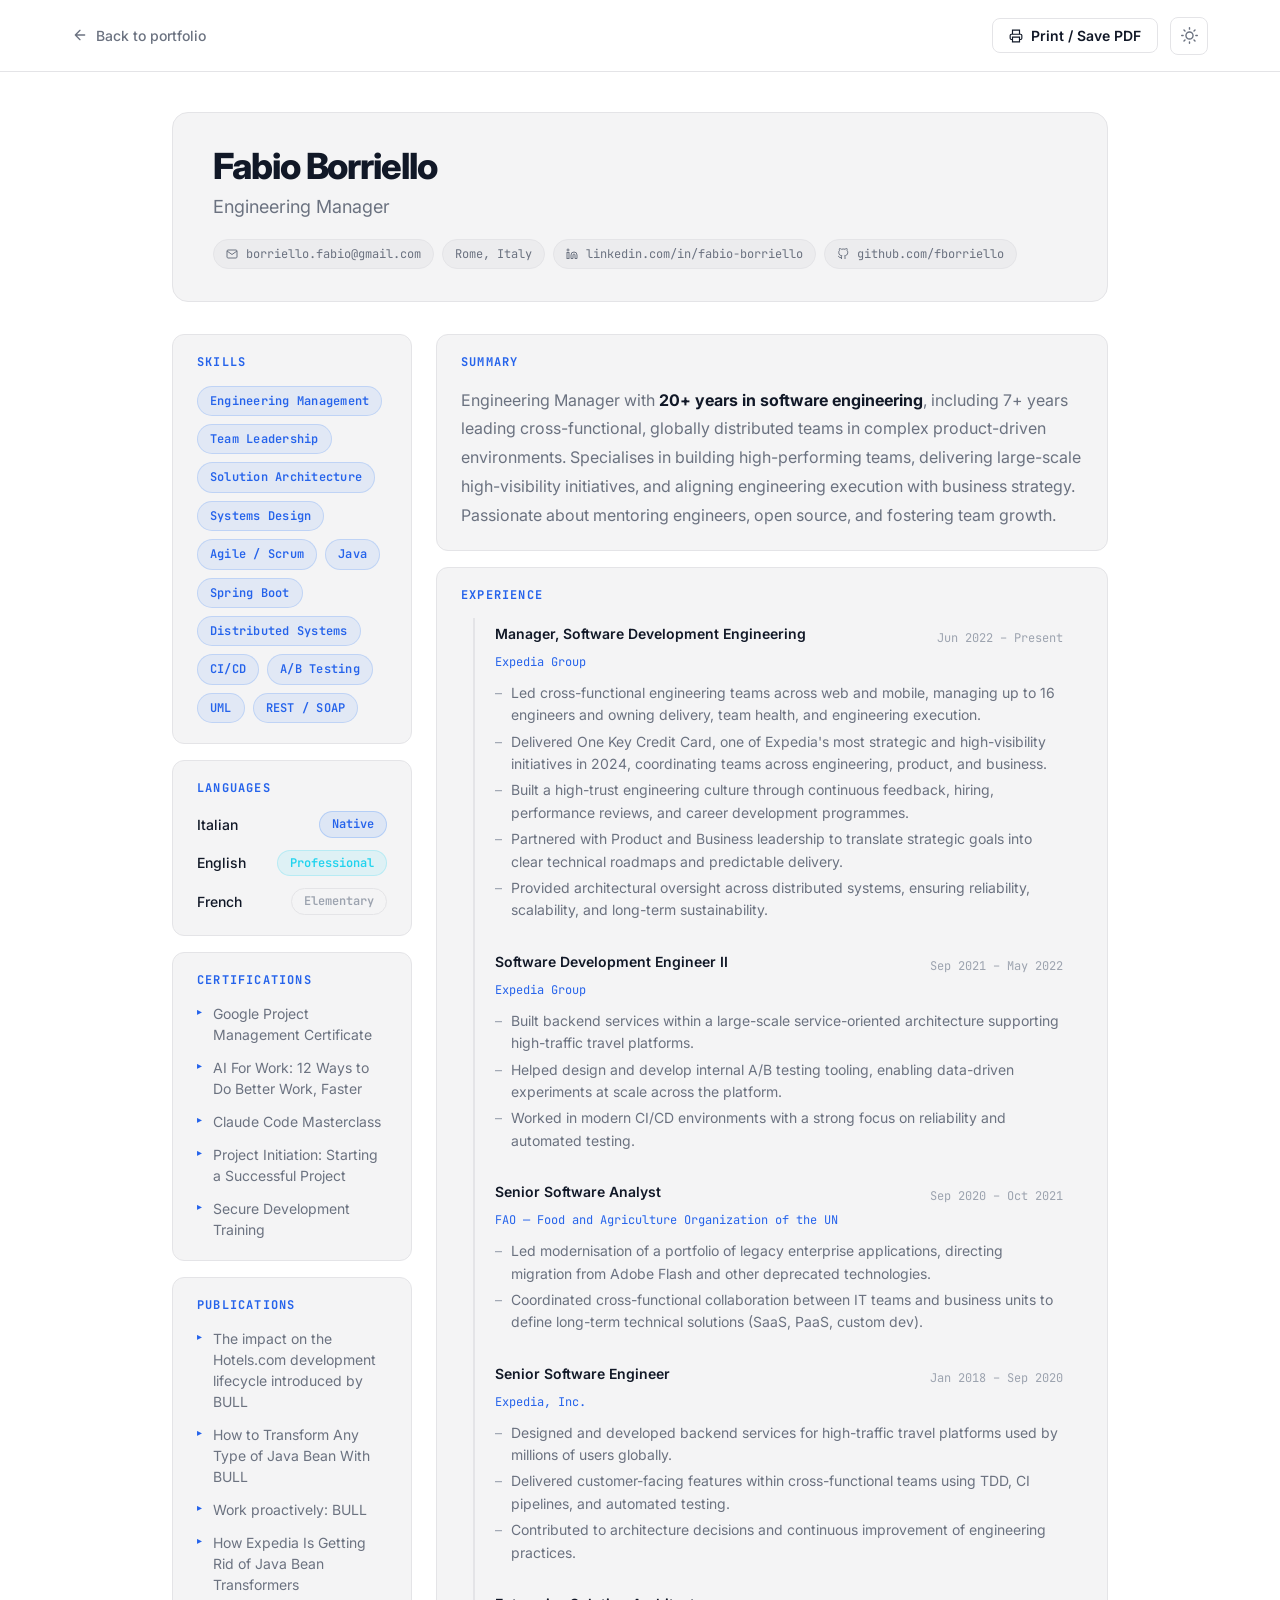
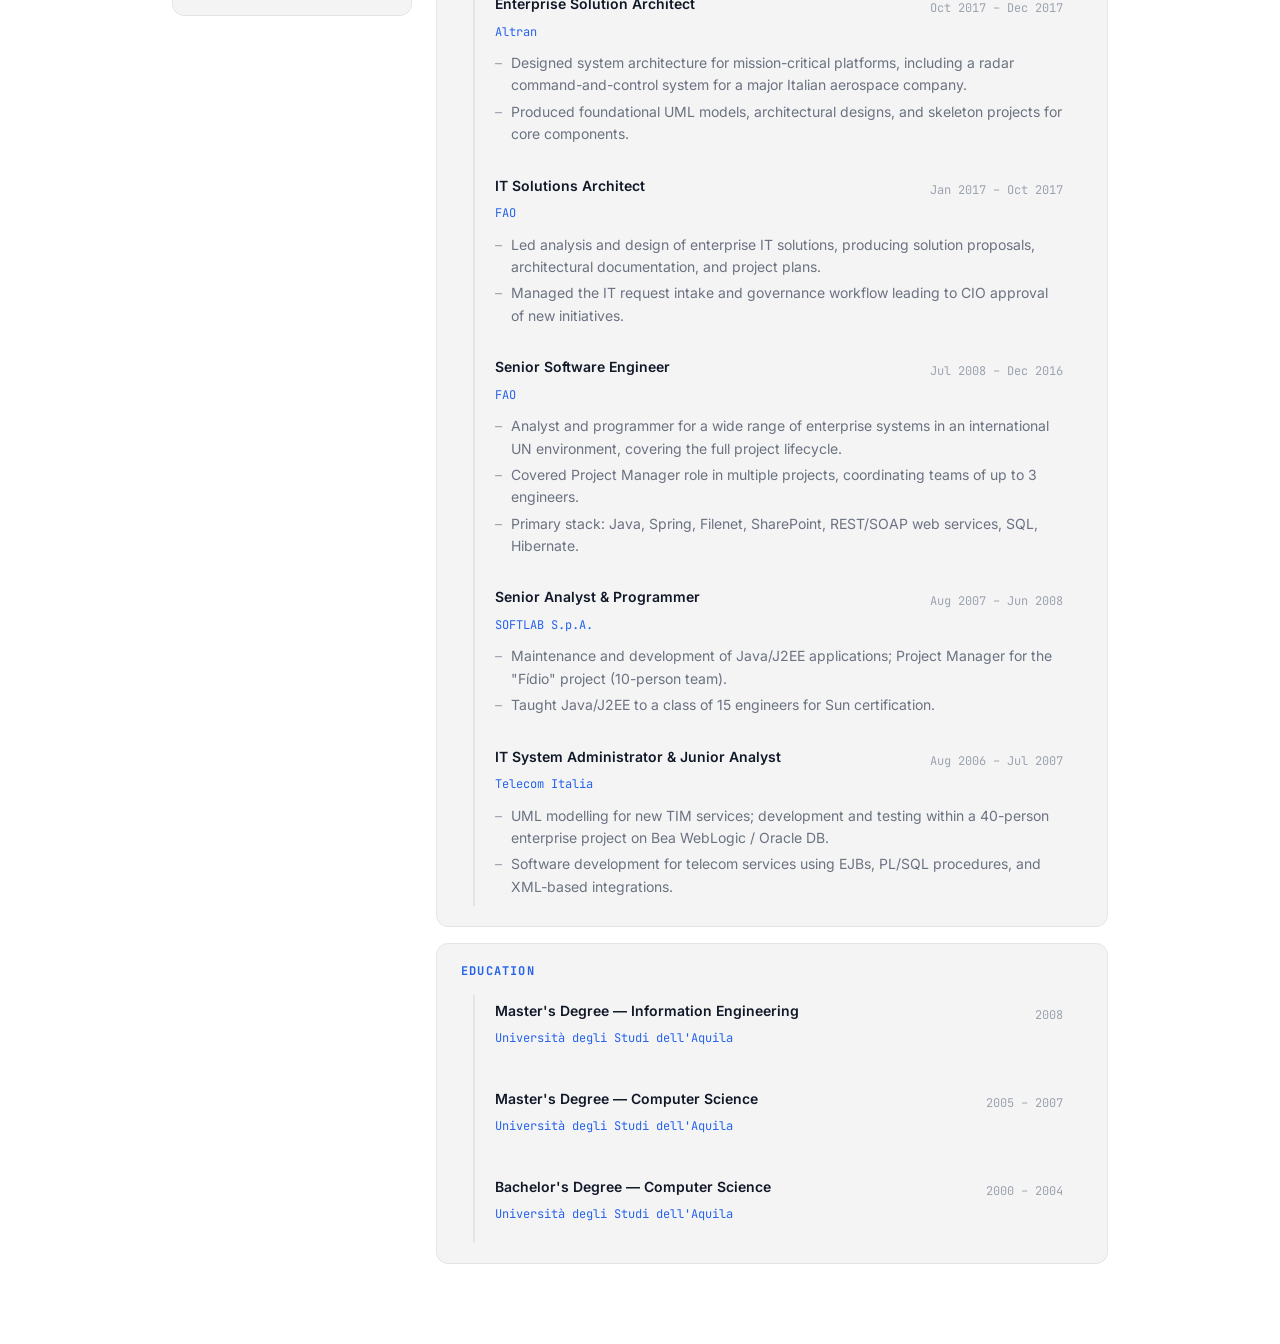
<file: cv.html>
<!DOCTYPE html>
<html lang="en" data-theme="dark">
<head>
  <meta charset="UTF-8" />
  <meta name="viewport" content="width=device-width, initial-scale=1.0" />
  <title>Fabio Borriello — CV</title>
  <meta name="robots" content="noindex, nofollow" />

  <!-- Anti-FOUC: apply theme before CSS renders -->
  <script>
    (function () {
      var s = localStorage.getItem('theme');
      var p = window.matchMedia('(prefers-color-scheme: light)').matches ? 'light' : 'dark';
      document.documentElement.setAttribute('data-theme', s || p);
    })();
  </script>

  <link rel="stylesheet" href="css/main.css" />
  <link rel="stylesheet" href="css/cv.css" />
</head>
<body>

  <!-- ── Top bar ─────────────────────────────────────────── -->
  <header class="cv-topbar no-print">
    <div class="container cv-topbar__inner">
      <a href="index.html" class="cv-topbar__back">
        <svg width="16" height="16" viewBox="0 0 24 24" fill="none" stroke="currentColor" stroke-width="2" stroke-linecap="round" stroke-linejoin="round"><path d="M19 12H5M12 19l-7-7 7-7"/></svg>
        Back to portfolio
      </a>
      <div class="cv-topbar__actions">
        <button class="btn btn--outline btn--sm" onclick="window.print()">
          <svg width="14" height="14" viewBox="0 0 24 24" fill="none" stroke="currentColor" stroke-width="2"><path d="M6 9V2h12v7M6 18H4a2 2 0 01-2-2v-5a2 2 0 012-2h16a2 2 0 012 2v5a2 2 0 01-2 2h-2M6 14h12v8H6z"/></svg>
          Print / Save PDF
        </button>
        <button id="theme-toggle" class="theme-toggle" aria-label="Toggle theme">
          <svg class="icon-sun" xmlns="http://www.w3.org/2000/svg" width="17" height="17" viewBox="0 0 24 24" fill="none" stroke="currentColor" stroke-width="2" stroke-linecap="round" stroke-linejoin="round"><circle cx="12" cy="12" r="5"/><line x1="12" y1="1" x2="12" y2="3"/><line x1="12" y1="21" x2="12" y2="23"/><line x1="4.22" y1="4.22" x2="5.64" y2="5.64"/><line x1="18.36" y1="18.36" x2="19.78" y2="19.78"/><line x1="1" y1="12" x2="3" y2="12"/><line x1="21" y1="12" x2="23" y2="12"/><line x1="4.22" y1="19.78" x2="5.64" y2="18.36"/><line x1="18.36" y1="5.64" x2="19.78" y2="4.22"/></svg>
          <svg class="icon-moon" xmlns="http://www.w3.org/2000/svg" width="17" height="17" viewBox="0 0 24 24" fill="none" stroke="currentColor" stroke-width="2" stroke-linecap="round" stroke-linejoin="round"><path d="M21 12.79A9 9 0 1 1 11.21 3 7 7 0 0 0 21 12.79z"/></svg>
        </button>
      </div>
    </div>
  </header>

  <!-- ── CV Content ──────────────────────────────────────── -->
  <main class="cv-page">
    <div class="cv-wrap container">

      <!-- Header -->
      <div class="cv-header">
        <div class="cv-header__text">
          <h1 class="cv-name">Fabio Borriello</h1>
          <p class="cv-title">Engineering Manager</p>
          <div class="cv-contacts">
            <a href="mailto:borriello.fabio@gmail.com" class="cv-chip">
              <svg width="12" height="12" viewBox="0 0 24 24" fill="none" stroke="currentColor" stroke-width="2"><path d="M4 4h16c1.1 0 2 .9 2 2v12c0 1.1-.9 2-2 2H4c-1.1 0-2-.9-2-2V6c0-1.1.9-2 2-2z"/><polyline points="22,6 12,13 2,6"/></svg>
              borriello.fabio@gmail.com
            </a>
            <span class="cv-chip cv-chip--plain">Rome, Italy</span>
            <a href="https://linkedin.com/in/fabio-borriello" target="_blank" rel="noopener" class="cv-chip">
              <svg width="12" height="12" viewBox="0 0 24 24" fill="none" stroke="currentColor" stroke-width="2"><path d="M16 8a6 6 0 016 6v7h-4v-7a2 2 0 00-2-2 2 2 0 00-2 2v7h-4v-7a6 6 0 016-6z"/><rect x="2" y="9" width="4" height="12"/><circle cx="4" cy="4" r="2"/></svg>
              linkedin.com/in/fabio-borriello
            </a>
            <a href="https://github.com/fborriello" target="_blank" rel="noopener" class="cv-chip">
              <svg width="12" height="12" viewBox="0 0 24 24" fill="none" stroke="currentColor" stroke-width="2"><path d="M9 19c-5 1.5-5-2.5-7-3m14 6v-3.87a3.37 3.37 0 00-.94-2.61c3.14-.35 6.44-1.54 6.44-7A5.44 5.44 0 0020 4.77 5.07 5.07 0 0019.91 1S18.73.65 16 2.48a13.38 13.38 0 00-7 0C6.27.65 5.09 1 5.09 1A5.07 5.07 0 005 4.77a5.44 5.44 0 00-1.5 3.78c0 5.42 3.3 6.61 6.44 7A3.37 3.37 0 009 18.13V22"/></svg>
              github.com/fborriello
            </a>
          </div>
        </div>
      </div>

      <!-- Body: sidebar + main -->
      <div class="cv-body">

        <!-- ── Sidebar ─────────────────────────────── -->
        <aside class="cv-sidebar">

          <section class="cv-block">
            <h2 class="cv-block__title">Skills</h2>
            <div class="cv-tags">
              <span class="tag">Engineering Management</span>
              <span class="tag">Team Leadership</span>
              <span class="tag">Solution Architecture</span>
              <span class="tag">Systems Design</span>
              <span class="tag">Agile / Scrum</span>
              <span class="tag">Java</span>
              <span class="tag">Spring Boot</span>
              <span class="tag">Distributed Systems</span>
              <span class="tag">CI/CD</span>
              <span class="tag">A/B Testing</span>
              <span class="tag">UML</span>
              <span class="tag">REST / SOAP</span>
            </div>
          </section>

          <section class="cv-block">
            <h2 class="cv-block__title">Languages</h2>
            <ul class="cv-lang-list">
              <li>
                <span class="cv-lang__name">Italian</span>
                <span class="cv-lang__level cv-lang__level--native">Native</span>
              </li>
              <li>
                <span class="cv-lang__name">English</span>
                <span class="cv-lang__level cv-lang__level--professional">Professional</span>
              </li>
              <li>
                <span class="cv-lang__name">French</span>
                <span class="cv-lang__level cv-lang__level--elementary">Elementary</span>
              </li>
            </ul>
          </section>

          <section class="cv-block">
            <h2 class="cv-block__title">Certifications</h2>
            <ul class="cv-list">
              <li>Google Project Management Certificate</li>
              <li>AI For Work: 12 Ways to Do Better Work, Faster</li>
              <li>Claude Code Masterclass</li>
              <li>Project Initiation: Starting a Successful Project</li>
              <li>Secure Development Training</li>
            </ul>
          </section>

          <section class="cv-block">
            <h2 class="cv-block__title">Publications</h2>
            <ul class="cv-list">
              <li>The impact on the Hotels.com development lifecycle introduced by BULL</li>
              <li>How to Transform Any Type of Java Bean With BULL</li>
              <li>Work proactively: BULL</li>
              <li>How Expedia Is Getting Rid of Java Bean Transformers</li>
            </ul>
          </section>

        </aside>

        <!-- ── Main ───────────────────────────────── -->
        <div class="cv-main">

          <section class="cv-block">
            <h2 class="cv-block__title">Summary</h2>
            <p class="cv-summary">
              Engineering Manager with <strong>20+ years in software engineering</strong>, including
              7+ years leading cross-functional, globally distributed teams in complex product-driven
              environments. Specialises in building high-performing teams, delivering large-scale
              high-visibility initiatives, and aligning engineering execution with business strategy.
              Passionate about mentoring engineers, open source, and fostering team growth.
            </p>
          </section>

          <!-- Experience -->
          <section class="cv-block">
            <h2 class="cv-block__title">Experience</h2>
            <div class="cv-timeline">

              <div class="cv-entry">
                <div class="cv-entry__head">
                  <div>
                    <h3 class="cv-entry__role">Manager, Software Development Engineering</h3>
                    <span class="cv-entry__company">Expedia Group</span>
                  </div>
                  <span class="cv-entry__date">Jun 2022 – Present</span>
                </div>
                <ul class="cv-bullets">
                  <li>Led cross-functional engineering teams across web and mobile, managing up to 16 engineers and owning delivery, team health, and engineering execution.</li>
                  <li>Delivered One Key Credit Card, one of Expedia's most strategic and high-visibility initiatives in 2024, coordinating teams across engineering, product, and business.</li>
                  <li>Built a high-trust engineering culture through continuous feedback, hiring, performance reviews, and career development programmes.</li>
                  <li>Partnered with Product and Business leadership to translate strategic goals into clear technical roadmaps and predictable delivery.</li>
                  <li>Provided architectural oversight across distributed systems, ensuring reliability, scalability, and long-term sustainability.</li>
                </ul>
              </div>

              <div class="cv-entry">
                <div class="cv-entry__head">
                  <div>
                    <h3 class="cv-entry__role">Software Development Engineer II</h3>
                    <span class="cv-entry__company">Expedia Group</span>
                  </div>
                  <span class="cv-entry__date">Sep 2021 – May 2022</span>
                </div>
                <ul class="cv-bullets">
                  <li>Built backend services within a large-scale service-oriented architecture supporting high-traffic travel platforms.</li>
                  <li>Helped design and develop internal A/B testing tooling, enabling data-driven experiments at scale across the platform.</li>
                  <li>Worked in modern CI/CD environments with a strong focus on reliability and automated testing.</li>
                </ul>
              </div>

              <div class="cv-entry">
                <div class="cv-entry__head">
                  <div>
                    <h3 class="cv-entry__role">Senior Software Analyst</h3>
                    <span class="cv-entry__company">FAO — Food and Agriculture Organization of the UN</span>
                  </div>
                  <span class="cv-entry__date">Sep 2020 – Oct 2021</span>
                </div>
                <ul class="cv-bullets">
                  <li>Led modernisation of a portfolio of legacy enterprise applications, directing migration from Adobe Flash and other deprecated technologies.</li>
                  <li>Coordinated cross-functional collaboration between IT teams and business units to define long-term technical solutions (SaaS, PaaS, custom dev).</li>
                </ul>
              </div>

              <div class="cv-entry">
                <div class="cv-entry__head">
                  <div>
                    <h3 class="cv-entry__role">Senior Software Engineer</h3>
                    <span class="cv-entry__company">Expedia, Inc.</span>
                  </div>
                  <span class="cv-entry__date">Jan 2018 – Sep 2020</span>
                </div>
                <ul class="cv-bullets">
                  <li>Designed and developed backend services for high-traffic travel platforms used by millions of users globally.</li>
                  <li>Delivered customer-facing features within cross-functional teams using TDD, CI pipelines, and automated testing.</li>
                  <li>Contributed to architecture decisions and continuous improvement of engineering practices.</li>
                </ul>
              </div>

              <div class="cv-entry">
                <div class="cv-entry__head">
                  <div>
                    <h3 class="cv-entry__role">Enterprise Solution Architect</h3>
                    <span class="cv-entry__company">Altran</span>
                  </div>
                  <span class="cv-entry__date">Oct 2017 – Dec 2017</span>
                </div>
                <ul class="cv-bullets">
                  <li>Designed system architecture for mission-critical platforms, including a radar command-and-control system for a major Italian aerospace company.</li>
                  <li>Produced foundational UML models, architectural designs, and skeleton projects for core components.</li>
                </ul>
              </div>

              <div class="cv-entry">
                <div class="cv-entry__head">
                  <div>
                    <h3 class="cv-entry__role">IT Solutions Architect</h3>
                    <span class="cv-entry__company">FAO</span>
                  </div>
                  <span class="cv-entry__date">Jan 2017 – Oct 2017</span>
                </div>
                <ul class="cv-bullets">
                  <li>Led analysis and design of enterprise IT solutions, producing solution proposals, architectural documentation, and project plans.</li>
                  <li>Managed the IT request intake and governance workflow leading to CIO approval of new initiatives.</li>
                </ul>
              </div>

              <div class="cv-entry">
                <div class="cv-entry__head">
                  <div>
                    <h3 class="cv-entry__role">Senior Software Engineer</h3>
                    <span class="cv-entry__company">FAO</span>
                  </div>
                  <span class="cv-entry__date">Jul 2008 – Dec 2016</span>
                </div>
                <ul class="cv-bullets">
                  <li>Analyst and programmer for a wide range of enterprise systems in an international UN environment, covering the full project lifecycle.</li>
                  <li>Covered Project Manager role in multiple projects, coordinating teams of up to 3 engineers.</li>
                  <li>Primary stack: Java, Spring, Filenet, SharePoint, REST/SOAP web services, SQL, Hibernate.</li>
                </ul>
              </div>

              <div class="cv-entry">
                <div class="cv-entry__head">
                  <div>
                    <h3 class="cv-entry__role">Senior Analyst &amp; Programmer</h3>
                    <span class="cv-entry__company">SOFTLAB S.p.A.</span>
                  </div>
                  <span class="cv-entry__date">Aug 2007 – Jun 2008</span>
                </div>
                <ul class="cv-bullets">
                  <li>Maintenance and development of Java/J2EE applications; Project Manager for the "Fídio" project (10-person team).</li>
                  <li>Taught Java/J2EE to a class of 15 engineers for Sun certification.</li>
                </ul>
              </div>

              <div class="cv-entry">
                <div class="cv-entry__head">
                  <div>
                    <h3 class="cv-entry__role">IT System Administrator &amp; Junior Analyst</h3>
                    <span class="cv-entry__company">Telecom Italia</span>
                  </div>
                  <span class="cv-entry__date">Aug 2006 – Jul 2007</span>
                </div>
                <ul class="cv-bullets">
                  <li>UML modelling for new TIM services; development and testing within a 40-person enterprise project on Bea WebLogic / Oracle DB.</li>
                  <li>Software development for telecom services using EJBs, PL/SQL procedures, and XML-based integrations.</li>
                </ul>
              </div>

            </div>
          </section>

          <!-- Education -->
          <section class="cv-block">
            <h2 class="cv-block__title">Education</h2>
            <div class="cv-timeline">

              <div class="cv-entry">
                <div class="cv-entry__head">
                  <div>
                    <h3 class="cv-entry__role">Master's Degree — Information Engineering</h3>
                    <span class="cv-entry__company">Università degli Studi dell'Aquila</span>
                  </div>
                  <span class="cv-entry__date">2008</span>
                </div>
              </div>

              <div class="cv-entry">
                <div class="cv-entry__head">
                  <div>
                    <h3 class="cv-entry__role">Master's Degree — Computer Science</h3>
                    <span class="cv-entry__company">Università degli Studi dell'Aquila</span>
                  </div>
                  <span class="cv-entry__date">2005 – 2007</span>
                </div>
              </div>

              <div class="cv-entry">
                <div class="cv-entry__head">
                  <div>
                    <h3 class="cv-entry__role">Bachelor's Degree — Computer Science</h3>
                    <span class="cv-entry__company">Università degli Studi dell'Aquila</span>
                  </div>
                  <span class="cv-entry__date">2000 – 2004</span>
                </div>
              </div>

            </div>
          </section>

        </div><!-- /.cv-main -->
      </div><!-- /.cv-body -->
    </div><!-- /.cv-wrap -->
  </main>

  <script type="module">
    import { initTheme } from './js/theme.js';
    document.addEventListener('DOMContentLoaded', initTheme);
  </script>
</body>
</html>
</file>
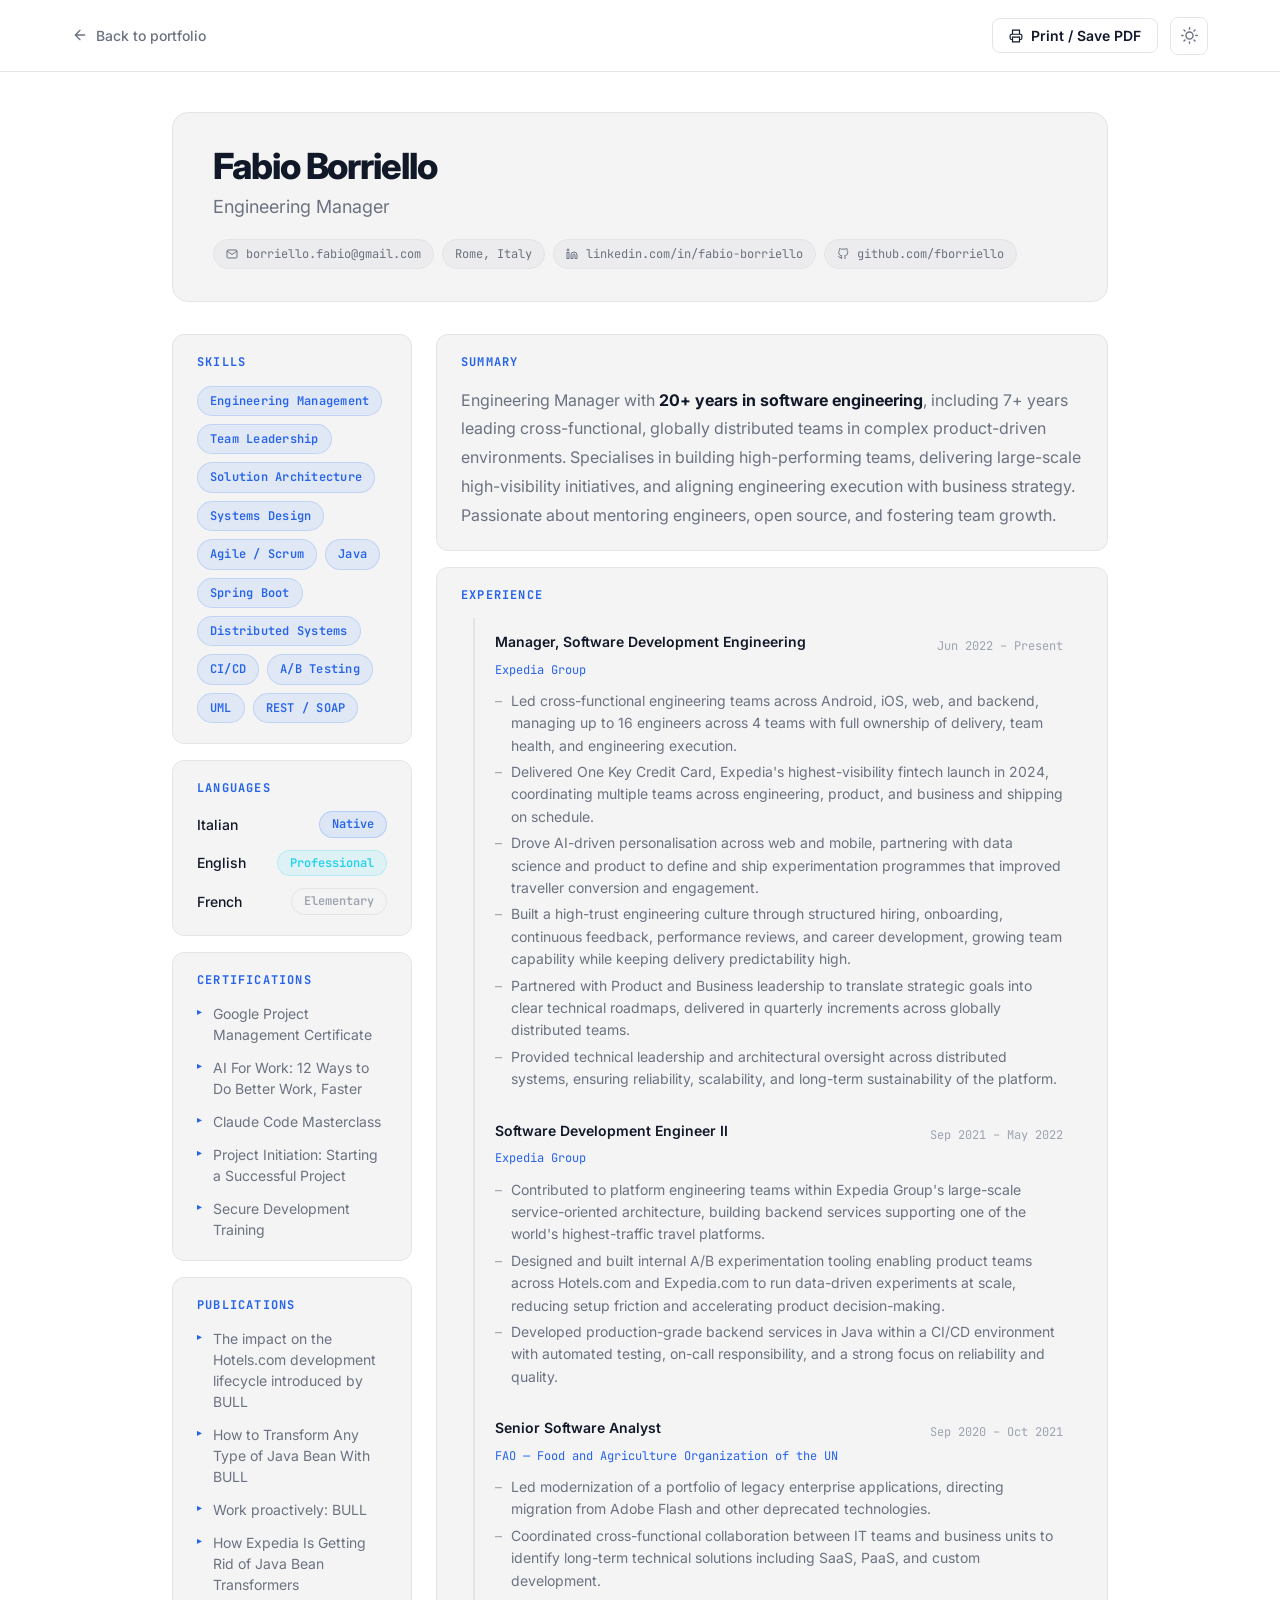
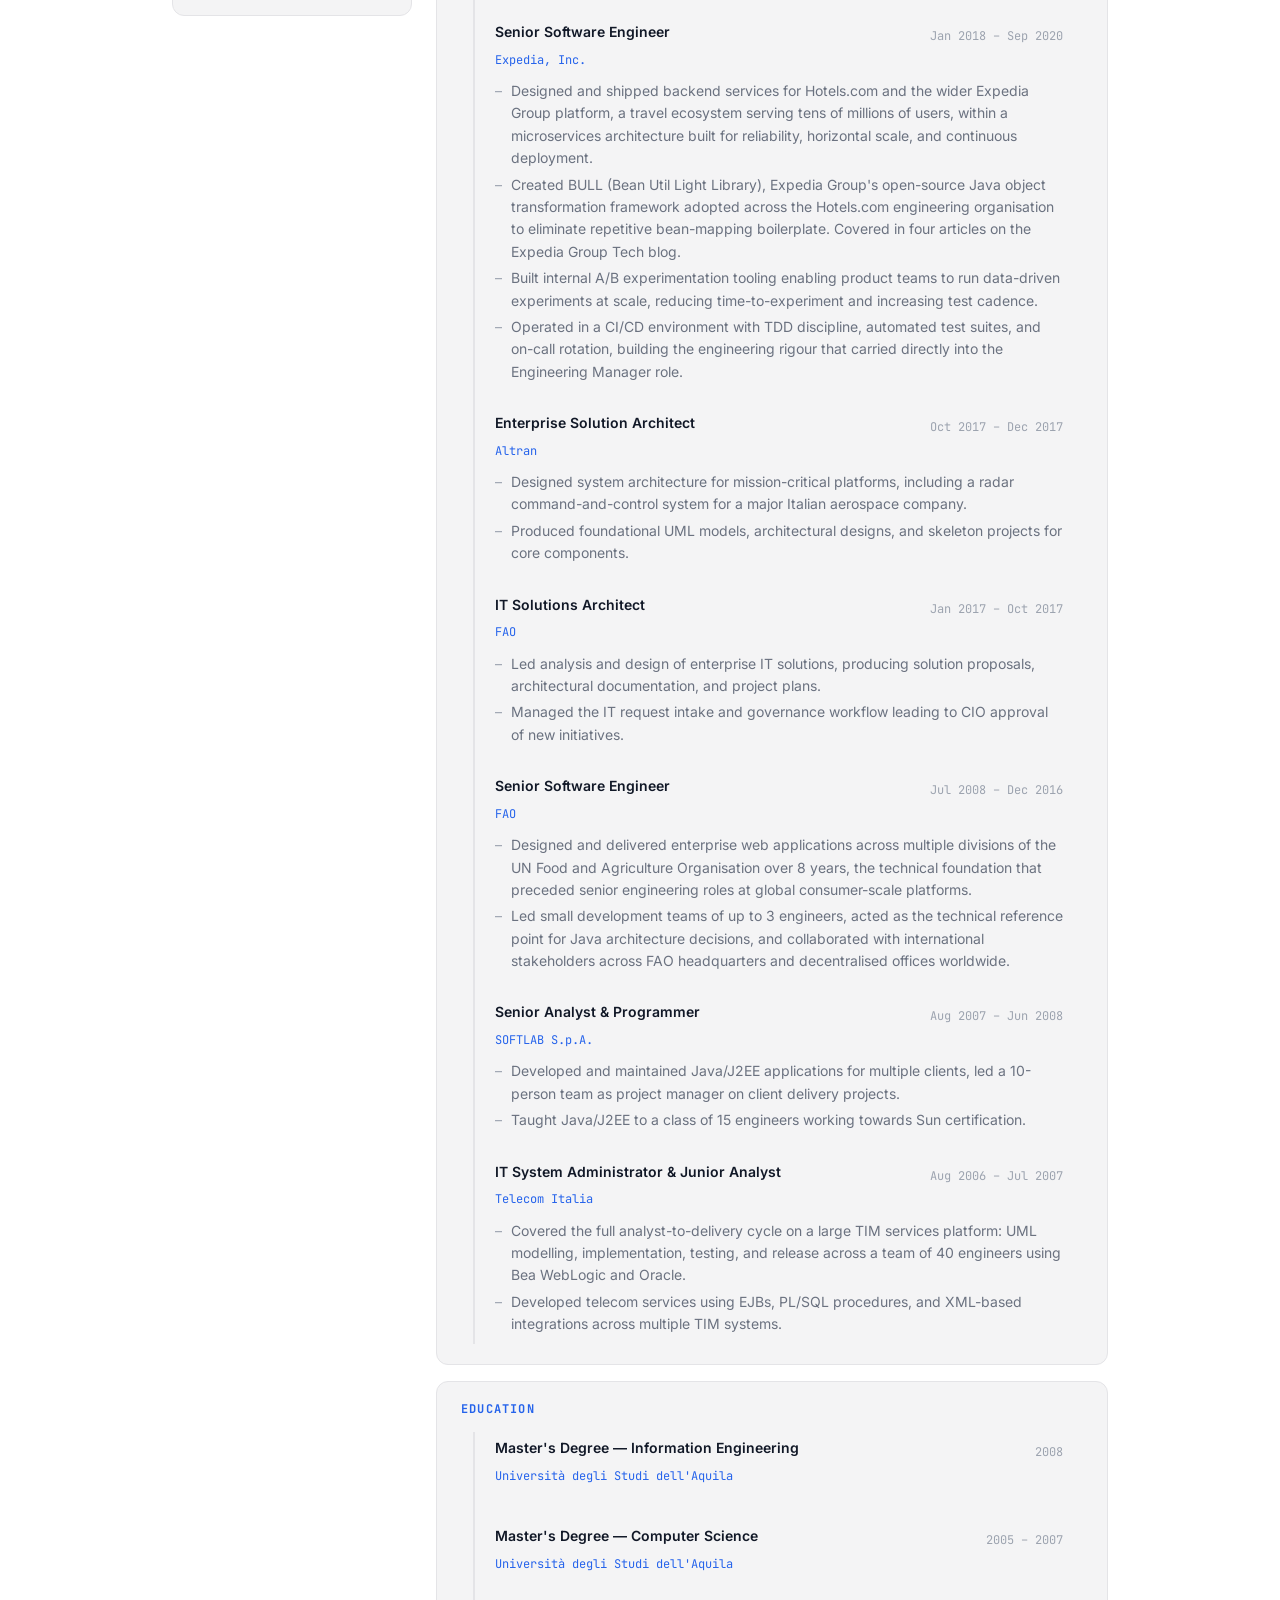
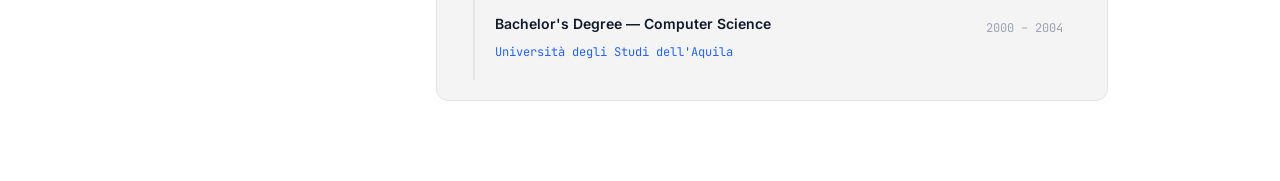
<file: pages/fbResume.html>
<!DOCTYPE html>
<html lang="en" data-theme="dark">
<head>
  <meta charset="UTF-8" />
  <meta name="viewport" content="width=device-width, initial-scale=1.0" />
  <title>Fabio Borriello — CV</title>

  <!-- Anti-FOUC: apply theme before CSS renders -->
  <script>
    (function () {
      var s = localStorage.getItem('theme');
      var p = window.matchMedia('(prefers-color-scheme: light)').matches ? 'light' : 'dark';
      document.documentElement.setAttribute('data-theme', s || p);
    })();
  </script>

  <link rel="stylesheet" href="../css/main.css" />
  <link rel="stylesheet" href="../css/cv.css" />
</head>
<body>

  <!-- ── Top bar ─────────────────────────────────────────── -->
  <header class="cv-topbar no-print">
    <div class="container cv-topbar__inner">
      <a href="../index.html" class="cv-topbar__back">
        <svg width="16" height="16" viewBox="0 0 24 24" fill="none" stroke="currentColor" stroke-width="2" stroke-linecap="round" stroke-linejoin="round"><path d="M19 12H5M12 19l-7-7 7-7"/></svg>
        Back to portfolio
      </a>
      <div class="cv-topbar__actions">
        <button class="btn btn--outline btn--sm" onclick="window.print()">
          <svg width="14" height="14" viewBox="0 0 24 24" fill="none" stroke="currentColor" stroke-width="2"><path d="M6 9V2h12v7M6 18H4a2 2 0 01-2-2v-5a2 2 0 012-2h16a2 2 0 012 2v5a2 2 0 01-2 2h-2M6 14h12v8H6z"/></svg>
          Print / Save PDF
        </button>
        <button id="theme-toggle" class="theme-toggle" aria-label="Toggle theme">
          <svg class="icon-sun" xmlns="http://www.w3.org/2000/svg" width="17" height="17" viewBox="0 0 24 24" fill="none" stroke="currentColor" stroke-width="2" stroke-linecap="round" stroke-linejoin="round"><circle cx="12" cy="12" r="5"/><line x1="12" y1="1" x2="12" y2="3"/><line x1="12" y1="21" x2="12" y2="23"/><line x1="4.22" y1="4.22" x2="5.64" y2="5.64"/><line x1="18.36" y1="18.36" x2="19.78" y2="19.78"/><line x1="1" y1="12" x2="3" y2="12"/><line x1="21" y1="12" x2="23" y2="12"/><line x1="4.22" y1="19.78" x2="5.64" y2="18.36"/><line x1="18.36" y1="5.64" x2="19.78" y2="4.22"/></svg>
          <svg class="icon-moon" xmlns="http://www.w3.org/2000/svg" width="17" height="17" viewBox="0 0 24 24" fill="none" stroke="currentColor" stroke-width="2" stroke-linecap="round" stroke-linejoin="round"><path d="M21 12.79A9 9 0 1 1 11.21 3 7 7 0 0 0 21 12.79z"/></svg>
        </button>
      </div>
    </div>
  </header>

  <!-- ── CV Content ──────────────────────────────────────── -->
  <main class="cv-page">
    <div class="cv-wrap container">

      <!-- Header -->
      <div class="cv-header">
        <div class="cv-header__text">
          <h1 class="cv-name">Fabio Borriello</h1>
          <p class="cv-title">Engineering Manager</p>
          <div class="cv-contacts">
            <a href="mailto:borriello.fabio@gmail.com" class="cv-chip">
              <svg width="12" height="12" viewBox="0 0 24 24" fill="none" stroke="currentColor" stroke-width="2"><path d="M4 4h16c1.1 0 2 .9 2 2v12c0 1.1-.9 2-2 2H4c-1.1 0-2-.9-2-2V6c0-1.1.9-2 2-2z"/><polyline points="22,6 12,13 2,6"/></svg>
              borriello.fabio@gmail.com
            </a>
            <span class="cv-chip cv-chip--plain">Rome, Italy</span>
            <a href="https://linkedin.com/in/fabio-borriello" target="_blank" rel="noopener" class="cv-chip">
              <svg width="12" height="12" viewBox="0 0 24 24" fill="none" stroke="currentColor" stroke-width="2"><path d="M16 8a6 6 0 016 6v7h-4v-7a2 2 0 00-2-2 2 2 0 00-2 2v7h-4v-7a6 6 0 016-6z"/><rect x="2" y="9" width="4" height="12"/><circle cx="4" cy="4" r="2"/></svg>
              linkedin.com/in/fabio-borriello
            </a>
            <a href="https://github.com/fborriello" target="_blank" rel="noopener" class="cv-chip">
              <svg width="12" height="12" viewBox="0 0 24 24" fill="none" stroke="currentColor" stroke-width="2"><path d="M9 19c-5 1.5-5-2.5-7-3m14 6v-3.87a3.37 3.37 0 00-.94-2.61c3.14-.35 6.44-1.54 6.44-7A5.44 5.44 0 0020 4.77 5.07 5.07 0 0019.91 1S18.73.65 16 2.48a13.38 13.38 0 00-7 0C6.27.65 5.09 1 5.09 1A5.07 5.07 0 005 4.77a5.44 5.44 0 00-1.5 3.78c0 5.42 3.3 6.61 6.44 7A3.37 3.37 0 009 18.13V22"/></svg>
              github.com/fborriello
            </a>
          </div>
        </div>
      </div>

      <!-- Body: sidebar + main -->
      <div class="cv-body">

        <!-- ── Sidebar ─────────────────────────────── -->
        <aside class="cv-sidebar">

          <section class="cv-block">
            <h2 class="cv-block__title">Skills</h2>
            <div class="cv-tags">
              <span class="tag">Engineering Management</span>
              <span class="tag">Team Leadership</span>
              <span class="tag">Solution Architecture</span>
              <span class="tag">Systems Design</span>
              <span class="tag">Agile / Scrum</span>
              <span class="tag">Java</span>
              <span class="tag">Spring Boot</span>
              <span class="tag">Distributed Systems</span>
              <span class="tag">CI/CD</span>
              <span class="tag">A/B Testing</span>
              <span class="tag">UML</span>
              <span class="tag">REST / SOAP</span>
            </div>
          </section>

          <section class="cv-block">
            <h2 class="cv-block__title">Languages</h2>
            <ul class="cv-lang-list">
              <li>
                <span class="cv-lang__name">Italian</span>
                <span class="cv-lang__level cv-lang__level--native">Native</span>
              </li>
              <li>
                <span class="cv-lang__name">English</span>
                <span class="cv-lang__level cv-lang__level--professional">Professional</span>
              </li>
              <li>
                <span class="cv-lang__name">French</span>
                <span class="cv-lang__level cv-lang__level--elementary">Elementary</span>
              </li>
            </ul>
          </section>

          <section class="cv-block">
            <h2 class="cv-block__title">Certifications</h2>
            <ul class="cv-list">
              <li>Google Project Management Certificate</li>
              <li>AI For Work: 12 Ways to Do Better Work, Faster</li>
              <li>Claude Code Masterclass</li>
              <li>Project Initiation: Starting a Successful Project</li>
              <li>Secure Development Training</li>
            </ul>
          </section>

          <section class="cv-block">
            <h2 class="cv-block__title">Publications</h2>
            <ul class="cv-list">
              <li>The impact on the Hotels.com development lifecycle introduced by BULL</li>
              <li>How to Transform Any Type of Java Bean With BULL</li>
              <li>Work proactively: BULL</li>
              <li>How Expedia Is Getting Rid of Java Bean Transformers</li>
            </ul>
          </section>

        </aside>

        <!-- ── Main ───────────────────────────────── -->
        <div class="cv-main">

          <section class="cv-block">
            <h2 class="cv-block__title">Summary</h2>
            <p class="cv-summary">
              Engineering Manager with <strong>20+ years in software engineering</strong>, including
              7+ years leading cross-functional, globally distributed teams in complex product-driven
              environments. Specialises in building high-performing teams, delivering large-scale
              high-visibility initiatives, and aligning engineering execution with business strategy.
              Passionate about mentoring engineers, open source, and fostering team growth.
            </p>
          </section>

          <!-- Experience -->
          <section class="cv-block">
            <h2 class="cv-block__title">Experience</h2>
            <div class="cv-timeline" id="cv-experience-list"></div>
          </section>

          <!-- Education -->
          <section class="cv-block">
            <h2 class="cv-block__title">Education</h2>
            <div class="cv-timeline">

              <div class="cv-entry">
                <div class="cv-entry__head">
                  <div>
                    <h3 class="cv-entry__role">Master's Degree — Information Engineering</h3>
                    <span class="cv-entry__company">Università degli Studi dell'Aquila</span>
                  </div>
                  <span class="cv-entry__date">2008</span>
                </div>
              </div>

              <div class="cv-entry">
                <div class="cv-entry__head">
                  <div>
                    <h3 class="cv-entry__role">Master's Degree — Computer Science</h3>
                    <span class="cv-entry__company">Università degli Studi dell'Aquila</span>
                  </div>
                  <span class="cv-entry__date">2005 – 2007</span>
                </div>
              </div>

              <div class="cv-entry">
                <div class="cv-entry__head">
                  <div>
                    <h3 class="cv-entry__role">Bachelor's Degree — Computer Science</h3>
                    <span class="cv-entry__company">Università degli Studi dell'Aquila</span>
                  </div>
                  <span class="cv-entry__date">2000 – 2004</span>
                </div>
              </div>

            </div>
          </section>

        </div><!-- /.cv-main -->
      </div><!-- /.cv-body -->
    </div><!-- /.cv-wrap -->
  </main>

  <script type="module">
    import { initTheme }          from '../js/theme.js';
    import { renderCvExperiences } from '../js/experiences.js';
    document.addEventListener('DOMContentLoaded', () => {
      initTheme();
      renderCvExperiences('cv-experience-list');
    });
  </script>
</body>
</html>
</file>
<file: css/main.css>
/* ===================================
   MAIN STYLESHEET — Import Chain
   Load order matters.
   =================================== */

@import url('https://fonts.googleapis.com/css2?family=Inter:wght@400;500;600;700;800&family=JetBrains+Mono:wght@400;500&display=swap');

@import 'variables.css';
@import 'reset.css';
@import 'typography.css';
@import 'layout.css';
@import 'animations.css';

/* Components */
@import 'nav.css';
@import 'hero.css';
@import 'about.css';
@import 'skills.css';
@import 'experience.css';
@import 'projects.css';
@import 'writing.css';
@import 'contact.css';
@import 'footer.css';

/* ===================================
   GLOBAL BUTTON STYLES
   =================================== */

.btn {
  display: inline-flex;
  align-items: center;
  gap: var(--space-2);
  padding: var(--space-3) var(--space-6);
  border-radius: var(--radius-md);
  font-size: var(--text-base);
  font-weight: 600;
  transition: all var(--transition-base);
  cursor: pointer;
  white-space: nowrap;
  position: relative;
  overflow: hidden;
}

.btn--primary {
  background: var(--color-accent);
  color: #fff;
  box-shadow: var(--shadow-accent);
}

.btn--primary:hover {
  background: var(--color-accent-hover);
  transform: translateY(-2px);
  box-shadow: 0 6px 36px rgba(59, 130, 246, 0.35);
}

.btn--primary:active {
  transform: translateY(0);
}

.btn--outline {
  border: 1.5px solid var(--color-border);
  color: var(--color-text);
  background: transparent;
}

.btn--outline:hover {
  border-color: var(--color-accent);
  color: var(--color-accent);
  transform: translateY(-2px);
  background: rgba(59, 130, 246, 0.05);
}

.btn--ghost {
  color: var(--color-accent);
  padding-left: 0;
  padding-right: 0;
  gap: var(--space-1);
}

.btn--ghost:hover {
  gap: var(--space-3);
}

.btn--ghost svg {
  transition: transform var(--transition-base);
}

.btn--ghost:hover svg {
  transform: translateX(4px);
}

.btn--sm {
  padding: var(--space-2) var(--space-4);
  font-size: var(--text-sm);
}

/* ===================================
   BADGE / TAG
   =================================== */

.tag {
  display: inline-flex;
  align-items: center;
  padding: var(--space-1) var(--space-3);
  border-radius: var(--radius-full);
  font-size: var(--text-xs);
  font-weight: 600;
  font-family: var(--font-mono);
  background: rgba(59, 130, 246, 0.1);
  color: var(--color-accent);
  border: 1px solid rgba(59, 130, 246, 0.2);
  letter-spacing: 0.02em;
  transition: all var(--transition-fast);
}

.tag:hover {
  background: rgba(59, 130, 246, 0.2);
  border-color: rgba(59, 130, 246, 0.4);
}

/* ===================================
   AVAILABILITY BADGE
   =================================== */

.badge-available {
  display: inline-flex;
  align-items: center;
  gap: var(--space-2);
  padding: var(--space-2) var(--space-4);
  border-radius: var(--radius-full);
  font-size: var(--text-xs);
  font-weight: 600;
  background: #052e16;
  color: #4ade80;
  border: 1px solid rgba(74, 222, 128, 0.5);
  box-shadow: 0 2px 12px rgba(74, 222, 128, 0.2);
  white-space: nowrap;
}

[data-theme="light"] .badge-available {
  background: #f0fdf4;
  color: #16a34a;
  border-color: rgba(22, 163, 74, 0.4);
  box-shadow: 0 2px 12px rgba(22, 163, 74, 0.15);
}

.badge-available__dot {
  width: 7px;
  height: 7px;
  border-radius: 50%;
  background: var(--color-success);
  animation: pulse-ring 2s ease infinite;
}

/* ===================================
   SOCIAL ICON LINKS
   =================================== */

.social-links {
  display: flex;
  align-items: center;
  gap: var(--space-3);
}

.social-link {
  display: flex;
  align-items: center;
  justify-content: center;
  width: 40px;
  height: 40px;
  border-radius: var(--radius-md);
  border: 1px solid var(--color-border);
  color: var(--color-text-muted);
  transition: all var(--transition-base);
}

.social-link:hover {
  color: var(--color-accent);
  border-color: var(--color-accent);
  background: rgba(59, 130, 246, 0.08);
  transform: translateY(-2px);
}

.social-link svg {
  width: 18px;
  height: 18px;
}
</file>
<file: css/cv.css>
/* ===================================
   CV PAGE
   =================================== */

/* ── Top bar ──────────────────────── */

.cv-topbar {
  position: sticky;
  top: 0;
  z-index: 100;
  height: var(--nav-height);
  display: flex;
  align-items: center;
  background: var(--color-nav-bg);
  backdrop-filter: blur(14px);
  -webkit-backdrop-filter: blur(14px);
  border-bottom: 1px solid var(--color-border);
}

.cv-topbar__inner {
  display: flex;
  align-items: center;
  justify-content: space-between;
  width: 100%;
}

.cv-topbar__back {
  display: inline-flex;
  align-items: center;
  gap: var(--space-2);
  font-size: var(--text-sm);
  font-weight: 500;
  color: var(--color-text-muted);
  transition: color var(--transition-fast);
}

.cv-topbar__back:hover {
  color: var(--color-accent);
}

.cv-topbar__actions {
  display: flex;
  align-items: center;
  gap: var(--space-3);
}

/* ── Page layout ──────────────────── */

.cv-page {
  padding: var(--space-10) 0 var(--space-20);
}

.cv-wrap {
  max-width: 1000px;
}

/* ── Header card ──────────────────── */

.cv-header {
  padding: var(--space-8) var(--space-10);
  background: var(--color-bg-card);
  border: 1px solid var(--color-border);
  border-radius: var(--radius-xl);
  margin-bottom: var(--space-8);
}

.cv-name {
  font-size: var(--text-4xl);
  font-weight: 800;
  letter-spacing: -0.03em;
  color: var(--color-text);
  margin-bottom: var(--space-1);
}

.cv-title {
  font-size: var(--text-lg);
  color: var(--color-text-muted);
  margin-bottom: var(--space-4);
}

.cv-contacts {
  display: flex;
  flex-wrap: wrap;
  gap: var(--space-2);
}

.cv-chip {
  display: inline-flex;
  align-items: center;
  gap: var(--space-2);
  padding: var(--space-1) var(--space-3);
  border-radius: var(--radius-full);
  font-size: var(--text-xs);
  font-family: var(--font-mono);
  color: var(--color-text-muted);
  background: var(--color-bg-card-alt);
  border: 1px solid var(--color-border);
  transition: all var(--transition-fast);
}

.cv-chip:not(.cv-chip--plain):hover {
  color: var(--color-accent);
  border-color: var(--color-accent);
}

/* ── Two-column body ──────────────── */

.cv-body {
  display: grid;
  grid-template-columns: 240px 1fr;
  gap: var(--space-6);
  align-items: start;
}

/* ── Sidebar ──────────────────────── */

.cv-sidebar {
  display: flex;
  flex-direction: column;
  gap: var(--space-4);
  position: sticky;
  top: calc(var(--nav-height) + var(--space-4));
}

/* ── Shared block ─────────────────── */

.cv-block {
  background: var(--color-bg-card);
  border: 1px solid var(--color-border);
  border-radius: var(--radius-lg);
  padding: var(--space-5) var(--space-6);
}

.cv-block__title {
  font-size: var(--text-xs);
  font-weight: 700;
  letter-spacing: 0.1em;
  text-transform: uppercase;
  font-family: var(--font-mono);
  color: var(--color-accent);
  margin-bottom: var(--space-4);
}

/* ── Tags ─────────────────────────── */

.cv-tags {
  display: flex;
  flex-wrap: wrap;
  gap: var(--space-2);
}

/* ── Language list ────────────────── */

.cv-lang-list {
  list-style: none;
  display: flex;
  flex-direction: column;
  gap: var(--space-3);
}

.cv-lang-list li {
  display: flex;
  justify-content: space-between;
  align-items: center;
}

.cv-lang__name {
  font-size: var(--text-sm);
  color: var(--color-text);
  font-weight: 500;
}

.cv-lang__level {
  font-size: var(--text-xs);
  font-family: var(--font-mono);
  font-weight: 600;
  padding: 2px var(--space-3);
  border-radius: var(--radius-full);
}

.cv-lang__level--native {
  background: rgba(59, 130, 246, 0.12);
  color: var(--color-accent);
  border: 1px solid rgba(59, 130, 246, 0.25);
}

.cv-lang__level--professional {
  background: rgba(34, 211, 238, 0.1);
  color: var(--color-accent-2);
  border: 1px solid rgba(34, 211, 238, 0.2);
}

.cv-lang__level--elementary {
  background: transparent;
  color: var(--color-text-subtle);
  border: 1px solid var(--color-border);
}

/* ── Generic list (certs, pubs) ───── */

.cv-list {
  list-style: none;
  display: flex;
  flex-direction: column;
  gap: var(--space-3);
}

.cv-list li {
  font-size: var(--text-sm);
  color: var(--color-text-muted);
  padding-left: var(--space-4);
  position: relative;
  line-height: 1.5;
}

.cv-list li::before {
  content: '▸';
  position: absolute;
  left: 0;
  top: 1px;
  color: var(--color-accent);
  font-size: 10px;
}

/* ── Summary ──────────────────────── */

.cv-summary {
  font-size: var(--text-base);
  color: var(--color-text-muted);
  line-height: 1.8;
}

.cv-summary strong {
  color: var(--color-text);
}

/* ── Main column ──────────────────── */

.cv-main {
  display: flex;
  flex-direction: column;
  gap: var(--space-4);
}

/* ── Timeline ─────────────────────── */

.cv-timeline {
  display: flex;
  flex-direction: column;
  gap: 0;
}

.cv-entry {
  padding: var(--space-4) var(--space-5);
  margin-left: var(--space-3);
  border-left: 2px solid var(--color-border);
  transition: border-color var(--transition-fast);
}

.cv-entry:first-child {
  padding-top: var(--space-2);
}

.cv-entry:last-child {
  padding-bottom: var(--space-2);
}

.cv-entry:hover {
  border-left-color: var(--color-accent);
}

.cv-entry__head {
  display: flex;
  justify-content: space-between;
  align-items: flex-start;
  gap: var(--space-4);
  margin-bottom: var(--space-2);
}

.cv-entry__role {
  font-size: var(--text-sm);
  font-weight: 600;
  color: var(--color-text);
  margin-bottom: var(--space-1);
}

.cv-entry__company {
  font-size: var(--text-xs);
  font-family: var(--font-mono);
  color: var(--color-accent);
}

.cv-entry__date {
  font-size: var(--text-xs);
  font-family: var(--font-mono);
  color: var(--color-text-subtle);
  white-space: nowrap;
  flex-shrink: 0;
  padding-top: 2px;
}

.cv-bullets {
  list-style: none;
  display: flex;
  flex-direction: column;
  gap: var(--space-1);
}

.cv-bullets li {
  font-size: var(--text-sm);
  color: var(--color-text-muted);
  padding-left: var(--space-4);
  position: relative;
  line-height: 1.6;
}

.cv-bullets li::before {
  content: '–';
  position: absolute;
  left: 0;
  color: var(--color-text-subtle);
}

/* ── Responsive ───────────────────── */

@media (max-width: 860px) {
  .cv-body {
    grid-template-columns: 1fr;
  }

  .cv-sidebar {
    position: static;
    order: 2;
  }

  .cv-main {
    order: 1;
  }
}

@media (max-width: 600px) {
  .cv-header {
    padding: var(--space-6);
  }

  .cv-name {
    font-size: var(--text-3xl);
  }

  .cv-entry__head {
    flex-direction: column;
    gap: var(--space-1);
  }
}

/* ── Print ────────────────────────── */

@media print {
  @page {
    size: A4;
    margin: 0;
  }

  .no-print { display: none !important; }

  * {
    -webkit-print-color-adjust: exact;
    print-color-adjust: exact;
    box-shadow: none !important;
  }

  html, body {
    font-size: 10pt !important;
    line-height: 1.5 !important;
    background: white !important;
    color: #111 !important;
    font-family: Arial, Helvetica, sans-serif !important;
  }

  /* ── Flatten tokens ── */
  [data-theme], [data-theme="dark"], [data-theme="light"] {
    --color-bg: white;
    --color-bg-card: white;
    --color-bg-card-alt: white;
    --color-border: #d1d5db;
    --color-text: #111;
    --color-text-muted: #333;
    --color-text-subtle: #666;
    --color-accent: #1d4ed8;
    --color-accent-2: #0e7490;
    --font-sans: Arial, Helvetica, sans-serif;
    --font-mono: Arial, Helvetica, sans-serif;
  }

  .cv-page { padding: 0 !important; }
  .cv-wrap { max-width: 100% !important; padding: 1.5cm 2cm 0 !important; }
  .cv-sidebar { margin-bottom: 0 !important; }
  .cv-block:last-child { margin-bottom: 0 !important; }

  /* ── Header ── */
  .cv-header {
    background: none !important;
    border: none !important;
    border-radius: 0 !important;
    padding: 0 0 10pt !important;
    margin-bottom: 12pt !important;
    border-bottom: 2pt solid #1d4ed8 !important;
  }

  .cv-name {
    font-size: 22pt !important;
    letter-spacing: -0.3pt !important;
    margin-bottom: 2pt !important;
  }

  .cv-title {
    font-size: 11pt !important;
    color: #444 !important;
    margin-bottom: 5pt !important;
    font-family: Arial, Helvetica, sans-serif !important;
  }

  .cv-contacts { gap: 0 !important; flex-wrap: wrap !important; }

  .cv-chip {
    background: none !important;
    border: none !important;
    border-radius: 0 !important;
    padding: 0 !important;
    margin-right: 14pt !important;
    margin-bottom: 2pt !important;
    font-size: 9pt !important;
    font-family: Arial, Helvetica, sans-serif !important;
    color: #444 !important;
  }
  .cv-chip svg    { display: none !important; }
  .cv-chip--plain { color: #666 !important; }

  /* ── Body: single column, main then sidebar ── */
  .cv-body {
    display: flex !important;
    flex-direction: column !important;
    gap: 0 !important;
  }

  .cv-main    { order: 1 !important; }
  .cv-sidebar {
    order: 2 !important;
    position: static !important;
    display: grid !important;
    grid-template-columns: 1fr 1fr !important;
    gap: 14pt !important;
    padding-top: 10pt !important;
    margin-top: 6pt !important;
    border-top: 1pt solid #d1d5db !important;
  }

  /* ── Strip cards ── */
  .cv-block {
    background: none !important;
    border: none !important;
    border-radius: 0 !important;
    padding: 0 !important;
    margin-bottom: 12pt !important;
    page-break-inside: auto !important;
  }

  .cv-block__title {
    font-size: 8pt !important;
    letter-spacing: 0.1em !important;
    text-transform: uppercase !important;
    color: #1d4ed8 !important;
    border-bottom: 0.75pt solid #1d4ed8 !important;
    padding-bottom: 3pt !important;
    margin-bottom: 8pt !important;
    font-family: Arial, Helvetica, sans-serif !important;
  }

  /* ── Summary ── */
  .cv-summary {
    font-size: 9.5pt !important;
    line-height: 1.6 !important;
    color: #222 !important;
  }
  .cv-summary strong { color: #111 !important; }

  /* ── Timeline ── */
  .cv-timeline { gap: 0 !important; }

  .cv-entry {
    border-left: none !important;
    margin-left: 0 !important;
    padding: 7pt 0 !important;
    border-bottom: 0.5pt solid #e5e7eb !important;
    page-break-inside: avoid !important;
  }

  .cv-entry:first-child { padding-top: 4pt !important; }
  .cv-entry:last-child  { border-bottom: none !important; }

  .cv-entry__head {
    display: flex !important;
    justify-content: space-between !important;
    align-items: baseline !important;
    gap: 8pt !important;
    margin-bottom: 3pt !important;
    flex-wrap: nowrap !important;
  }

  .cv-entry__role {
    font-size: 10pt !important;
    font-weight: 700 !important;
    color: #111 !important;
    font-family: Arial, Helvetica, sans-serif !important;
    margin-bottom: 1pt !important;
  }

  .cv-entry__company {
    font-size: 9pt !important;
    font-family: Arial, Helvetica, sans-serif !important;
    color: #1d4ed8 !important;
    font-weight: 400 !important;
  }

  .cv-entry__date {
    font-size: 8.5pt !important;
    font-family: Arial, Helvetica, sans-serif !important;
    color: #555 !important;
    white-space: nowrap !important;
    flex-shrink: 0 !important;
  }

  .cv-bullets { gap: 0 !important; margin-top: 3pt !important; }

  .cv-bullets li {
    font-size: 9pt !important;
    line-height: 1.5 !important;
    color: #333 !important;
    padding-left: 12pt !important;
    margin-bottom: 2pt !important;
    font-family: Arial, Helvetica, sans-serif !important;
  }
  .cv-bullets li::before { color: #999 !important; }

  /* ── Tags ── */
  .cv-tags { gap: 3pt !important; }
  .tag {
    font-size: 8pt !important;
    padding: 1.5pt 5pt !important;
    font-family: Arial, Helvetica, sans-serif !important;
    background: #eff6ff !important;
    color: #1d4ed8 !important;
    border: 0.5pt solid #bfdbfe !important;
    border-radius: 3pt !important;
    letter-spacing: 0 !important;
  }

  /* ── Languages ── */
  .cv-lang-list { gap: 5pt !important; }
  .cv-lang__name  { font-size: 9pt !important; color: #111 !important; font-family: Arial, Helvetica, sans-serif !important; }
  .cv-lang__level {
    font-size: 8pt !important;
    font-family: Arial, Helvetica, sans-serif !important;
    padding: 1.5pt 5pt !important;
  }
  .cv-lang__level--native       { background: #eff6ff !important; color: #1d4ed8 !important; border-color: #bfdbfe !important; }
  .cv-lang__level--professional { background: #ecfeff !important; color: #0e7490 !important; border-color: #a5f3fc !important; }
  .cv-lang__level--elementary   { background: #f9fafb !important; color: #555 !important; border-color: #d1d5db !important; }

  /* ── Lists (certs, pubs) ── */
  .cv-list { gap: 4pt !important; }
  .cv-list li {
    font-size: 9pt !important;
    line-height: 1.5 !important;
    color: #333 !important;
    padding-left: 12pt !important;
    font-family: Arial, Helvetica, sans-serif !important;
  }
  .cv-list li::before { color: #1d4ed8 !important; top: 1pt !important; font-size: 9pt !important; }

  a { color: inherit !important; text-decoration: none !important; }
}
</file>
